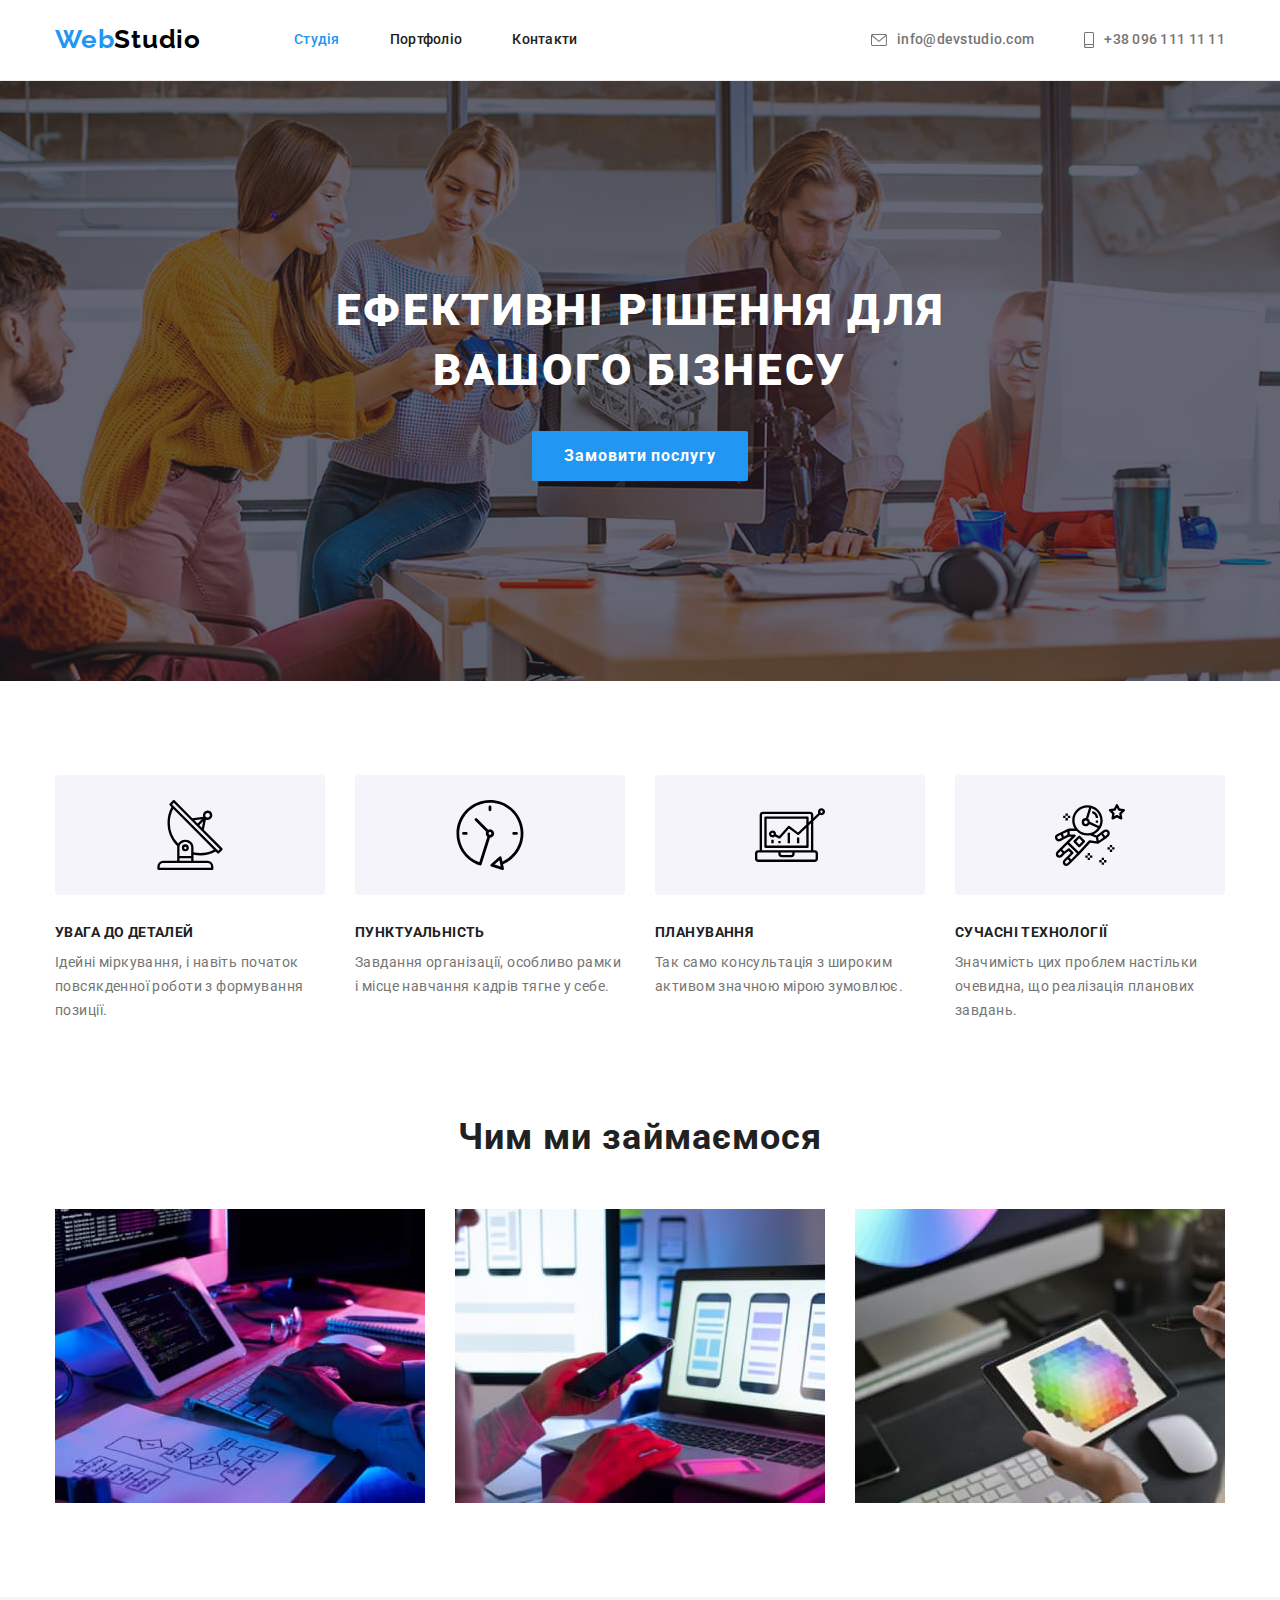
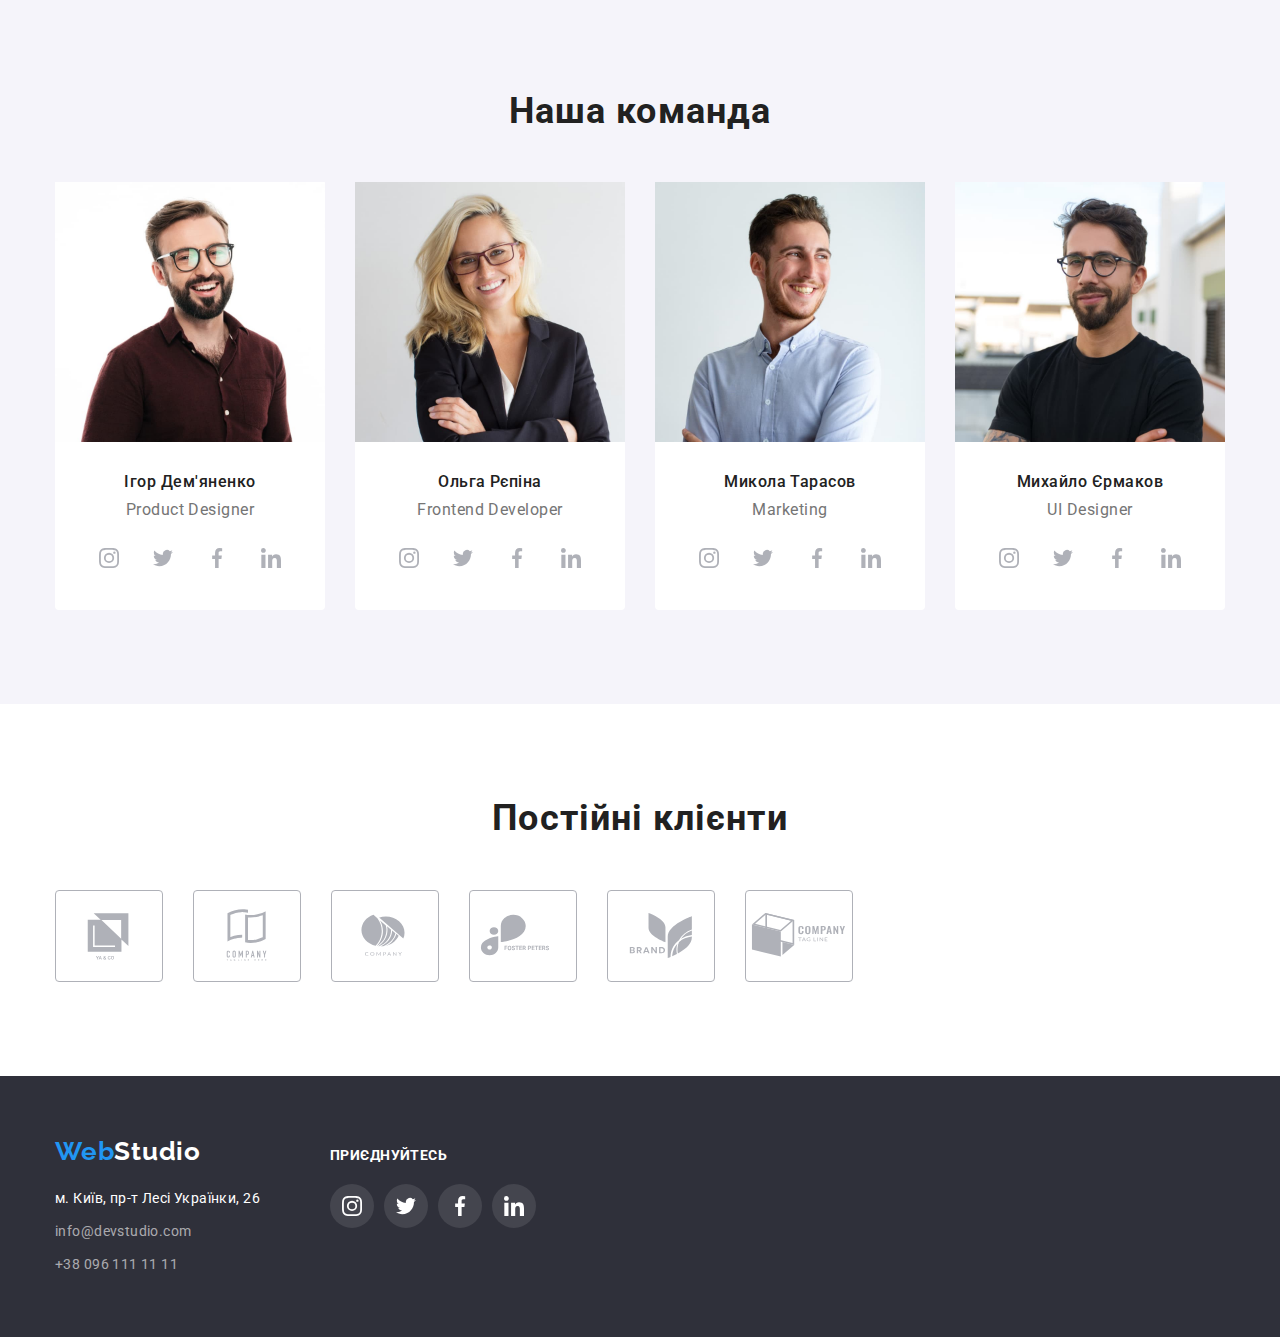
<file: index.html>
<!DOCTYPE html>
<html lang="uk">
<head>
    <meta charset="UTF-8">
    <meta http-equiv="X-UA-Compatible" content="IE=edge">
    <meta name="viewport" content="width=device-width, initial-scale=1.0">
    <title>Document</title>
    <link rel="stylesheet" href="https://cdnjs.cloudflare.com/ajax/libs/modern-normalize/1.1.0/modern-normalize.min.css">
    <link rel="stylesheet" href="./css/styles.css">
    <link 
        href="https://fonts.googleapis.com/css2?family=Raleway:wght@700&family=Roboto:wght@400;500;700;900&display=swap"
        rel="stylesheet"
    />
    
</head>
<body class="page">
    <!-- Header -->
    <header class="header">
        <div class="container header-box">
            <nav class="nav-header">
                <a href="./index.html" class="logo">Web<span class="logo-header">Studio</span></a>
                <ul class="site-nav">
                    <li><a href="/" class="site-nav-link current">Студія</a></li>
                    <li><a href="portfolio.html" class="site-nav-link">Портфоліо</a></li>
                    <li><a href="#footer" class="site-nav-link">Контакти</a></li>
                </ul>
            </nav>
            <ul class="auth-nav">
                <li><a href="mailto:info@devstudio.com" class="auth-nav-link">
                    <svg class="address-icon" width="16" height="12">
                        <use href="./images/icons.svg#icon-mail"></use>
                    </svg>
                    info@devstudio.com</a></li>
                <li><a href="tel:+380961111111" class="auth-nav-link">
                        <svg class="address-icon" width="10" height="16">
                            <use href="./images/icons.svg#icon-smartphone"></use>
                        </svg>
                    +38 096 111 11 11</a></li>
            </ul>
        </div>
    </header>
    <!-- Main -->
    <main>
        <!-- Hero -->
        <section class="hero">
            <div class="container">
                <h1 class="hero-title">ЕФЕКТИВНІ РІШЕННЯ ДЛЯ <br />ВАШОГО БІЗНЕСУ</h1>
                <button type="button" class="button">Замовити послугу</button>
            </div>
        </section>
        <!-- Advantage -->
        <section class="section">
            <div class="container">
                <h2 class="section-title visually-hidden">Наші переваги</h2>
                <ul class="features-list">
                    <li class="features-item">
                        <div class="features-image">
                            <svg class="features-icon" width="70" height="70">
                                <use href="./images/icons.svg#icon-antenna"></use>
                            </svg>
                        </div>
                        <h3 class="features">УВАГА ДО ДЕТАЛЕЙ</h3>
                        <p class="description-features">Ідейні міркування, і навіть початок повсякденної роботи з формування позиції.
                        </p>
                    </li>
                    <li class="features-item">
                        <div class="features-image">
                            <svg class="features-icon" width="70" height="70">
                                <use href="./images/icons.svg#icon-clock"></use>
                            </svg>
                        </div>
                        <h3 class="features">ПУНКТУАЛЬНІСТЬ</h3>
                        <p class="description-features">Завдання організації, особливо рамки і місце навчання кадрів тягне у себе.</p>
                    </li>
                    <li class="features-item">
                        <div class="features-image">
                            <svg class="features-icon" width="70" height="70">
                                <use href="./images/icons.svg#icon-diagram"></use>
                            </svg>
                        </div>
                        <h3 class="features">ПЛАНУВАННЯ</h3>
                        <p class="description-features">Так само консультація з широким активом значною мірою зумовлює.</p>
                    </li>
                    <li class="features-item">
                        <div class="features-image">
                            <svg class="features-icon" width="70" height="70">
                                <use href="./images/icons.svg#icon-astronaut"></use>
                            </svg>
                        </div>
                        <h3 class="features">СУЧАСНІ ТЕХНОЛОГІЇ</h3>
                        <p class="description-features">Значимість цих проблем настільки очевидна, що реалізація планових завдань.</p>
                    </li>
                </ul>
            </div>           
        </section>
        <!-- What we do -->
        <section class="section work-type">
            <div class="container">
                <h2 class="section-title">Чим ми займаємося</h2>
                <ul class="work-type-list">
                    <li class="work-type-photo"><img src="./images/box_1.jpg" alt="Програмування сайтів" width="370"></li>
                    <li class="work-type-photo"><img src="./images/box_2.jpg" alt="Дизайн мобільних додатків" width="370"></li>
                    <li class="work-type-photo"><img src="./images/box_3.jpg" alt="Підбір кольорової палітри" width="370"></li>
                </ul>
            </div>
        </section>
        <!-- Our Team -->
        <section class="section section-team">
            <div class="container">
                <h2 class="section-title">Наша команда</h2>
                 <ul class="team-units-list">
                     <li class="team">
                     <img src="./images/ihor.jpg" alt="Ігор Дем'яненко" width="270" class="photo">
                     <div class="team-text">
                         <h3 class="name">Ігор Дем'яненко</h3>
                         <p lang="en" class="team-position">Product Designer</p>
                        <ul class="team-social-list">
                            <li class="team-social-item">
                                <a href="#" class="team-social-link">
                                    <svg class="team-social-icon" width="20" height="20">
                                        <use href="./images/icons.svg#icon-instagram"></use>
                                    </svg>
                                </a>
                            </li>
                            <li class="team-social-item">
                                <a href="#" class="team-social-link">
                                    <svg class="team-social-icon" width="20" height="20">
                                        <use href="./images/icons.svg#icon-twitter"></use>
                                    </svg>
                                </a>
                            </li>
                            </li>
                            <li class="team-social-item">
                                <a href="#" class="team-social-link">
                                    <svg class="team-social-icon" width="20" height="20">
                                        <use href="./images/icons.svg#icon-facebook"></use>
                                    </svg>
                                </a>
                            </li>
                            <li class="team-social-item">
                                <a href="#" class="team-social-link">
                                    <svg class="team-social-icon" width="20" height="20">
                                        <use href="./images/icons.svg#icon-linkedin"></use>
                                    </svg>
                                </a>
                            </li>
                            </ul>
                     </div>
                    </li>
                    <li class="team">
                     <img src="./images/olga.jpg" alt="Ольга Рєпіна" width="270" class="photo"> 
                     <div class="team-text">
                         <h3 class="name">Ольга Рєпіна</h3> 
                         <p lang="en" class="team-position">Frontend Developer</p>
                         <ul class="team-social-list">
                            <li class="team-social-item">
                                <a href="#" class="team-social-link">
                                    <svg class="team-social-icon" width="20" height="20">
                                        <use href="./images/icons.svg#icon-instagram"></use>
                                    </svg>
                                </a>
                            </li>
                            <li class="team-social-item">
                                <a href="#" class="team-social-link">
                                    <svg class="team-social-icon" width="20" height="20">
                                        <use href="./images/icons.svg#icon-twitter"></use>
                                    </svg>
                                </a>
                            </li>
                            </li>
                            <li class="team-social-item">
                                <a href="#" class="team-social-link">
                                    <svg class="team-social-icon" width="20" height="20">
                                        <use href="./images/icons.svg#icon-facebook"></use>
                                    </svg>
                                </a>
                            </li>
                            <li class="team-social-item">
                                <a href="#" class="team-social-link">
                                    <svg class="team-social-icon" width="20" height="20">
                                        <use href="./images/icons.svg#icon-linkedin"></use>
                                    </svg>
                                </a>
                            </li>
                         </ul>
                     </div>
                    </li>
                    <li class="team">
                     <img src="./images/mykola.jpg" alt="Микола Тарасов" width="270" class="photo">
                     <div class="team-text">
                         <h3 class="name">Микола Тарасов</h3>
                         <p lang="en" class="team-position">Marketing</p>
                         <ul class="team-social-list">
                            <li class="team-social-item">
                                <a href="#" class="team-social-link">
                                    <svg class="team-social-icon" width="20" height="20">
                                        <use href="./images/icons.svg#icon-instagram"></use>
                                    </svg>
                                </a>
                            </li>
                            <li class="team-social-item">
                                <a href="#" class="team-social-link">
                                    <svg class="team-social-icon" width="20" height="20">
                                        <use href="./images/icons.svg#icon-twitter"></use>
                                    </svg>
                                </a>
                            </li>
                            </li>
                            <li class="team-social-item">
                                <a href="#" class="team-social-link">
                                    <svg class="team-social-icon" width="20" height="20">
                                        <use href="./images/icons.svg#icon-facebook"></use>
                                    </svg>
                                </a>
                            </li>
                            <li class="team-social-item">
                                <a href="#" class="team-social-link">
                                    <svg class="team-social-icon" width="20" height="20">
                                        <use href="./images/icons.svg#icon-linkedin"></use>
                                    </svg>
                                </a>
                            </li>
                         </ul>
                     </div>
                    </li>
                    <li class="team">
                     <img src="./images/mykhailo.jpg" alt="Михайло Єрмаков" width="270" class="photo">
                     <div class="team-text">
                         <h3 class="name">Михайло Єрмаков</h3>
                         <p lang="en" class="team-position">UI Designer</p>
                         <ul class="team-social-list">
                            <li class="team-social-item">
                                <a href="#" class="team-social-link">
                                    <svg class="team-social-icon" width="20" height="20">
                                        <use href="./images/icons.svg#icon-instagram"></use>
                                    </svg>
                                </a>
                            </li>
                            <li class="team-social-item">
                                <a href="#" class="team-social-link">
                                    <svg class="team-social-icon" width="20" height="20">
                                        <use href="./images/icons.svg#icon-twitter"></use>
                                    </svg>
                                </a>
                            </li>
                            </li>
                            <li class="team-social-item">
                                <a href="#" class="team-social-link">
                                    <svg class="team-social-icon" width="20" height="20">
                                        <use href="./images/icons.svg#icon-facebook"></use>
                                    </svg>
                                </a>
                            </li>
                            <li class="team-social-item">
                                <a href="#" class="team-social-link">
                                    <svg class="team-social-icon" width="20" height="20">
                                        <use href="./images/icons.svg#icon-linkedin"></use>
                                    </svg>
                                </a>
                            </li>
                         </ul>
                     </div>
                    </li>
                 </ul>
            </div>
        </section>
        <!-- Clients -->
        <section class="section">
            <div class="container">
                <h2 class="section-title">Постійні клієнти</h2>
                <ul class="clients-list">
                    <li class="clients-logo">
                        <a href="" class="clients-link">
                            <svg class="clients-icon" width="106" height="60">
                                <use href="./images/icons.svg#icon-logo-1"></use>
                            </svg>
                        </a>
                    </li>
                    <li class="clients-logo">
                        <a href="" class="clients-link">
                            <svg class="clients-icon" width="106" height="60">
                                <use href="./images/icons.svg#icon-logo-2"></use>
                            </svg>
                        </a>
                    </li>
                    <li class="clients-logo">
                        <a href="" class="clients-link">
                            <svg class="clients-icon" width="106" height="60">
                                <use href="./images/icons.svg#icon-logo-3"></use>
                            </svg>
                        </a>
                    </li>
                    <li class="clients-logo">
                        <a href="" class="clients-link">
                            <svg class="clients-icon" width="106" height="60">
                                <use href="./images/icons.svg#icon-logo-4"></use>
                            </svg>
                        </a>
                    </li>
                    <li class="clients-logo">
                        <a href="" class="clients-link">
                            <svg class="clients-icon" width="106" height="60">
                                <use href="./images/icons.svg#icon-logo-5"></use>
                            </svg>
                        </a>
                    </li>
                    <li class="clients-logo">
                        <a href="" class="clients-link">
                            <svg class="clients-icon" width="106" height="60">
                                <use href="./images/icons.svg#icon-logo-6"></use>
                            </svg>
                        </a>
                    </li>
                </ul>
            </div>
        </section>
    </main>
    <!-- Footer -->
    <footer class="footer">
        <div class="container footer-container">
            <div>
            <a href="/" class="logo foot">Web<span class="logo-footer">Studio</span></a>
                <address>
                    <ul class="foot-link">
                        <li class="foot-link-item"><a href="https://goo.gl/maps/smTfKD6mUD5czjNc8" class="foot-link-address">м. Київ, пр-т Лесі Українки, 26</a></li>
                        <li class="foot-link-item"><a href="mailto:info@devstudio.com" class="foot-link-contacts">info@devstudio.com</a></li>
                        <li class="foot-link-item"><a href="tel:+380961111111" class="foot-link-contacts">+38 096 111 11 11</a></li>
                        </ul>
                </address>
            </div>
            <div class="subscription">
                <h2 class="subscription-tittle">Приєднуйтесь</h2>
                <ul class="subscription-list">
                    <li class="subscription-item">
                        <a href="#" class="subscription-link">
                            <svg class="subscription-icon" width="20" height="20">
                                <use href="./images/icons.svg#icon-instagram"></use>
                            </svg>
                        </a>
                    </li>
                    <li class="subscription-item">
                        <a href="#" class="subscription-link">
                            <svg class="subscription-icon" width="20" height="20">
                                <use href="./images/icons.svg#icon-twitter"></use>
                            </svg>
                        </a>
                    </li>
                    <li class="subscription-item">
                        <a href="#" class="subscription-link">
                            <svg class="subscription-icon" width="20" height="20">
                                <use href="./images/icons.svg#icon-facebook"></use>
                            </svg>
                        </a>
                    </li>
                    <li class="subscription-item">
                        <a href="#" class="subscription-link">
                            <svg class="subscription-icon" width="20" height="20">
                                <use href="./images/icons.svg#icon-linkedin"></use>
                            </svg>
                        </a>
                    </li>
                </ul>
            </div>
        </div>
    </footer>
</body>
</html>
</file>
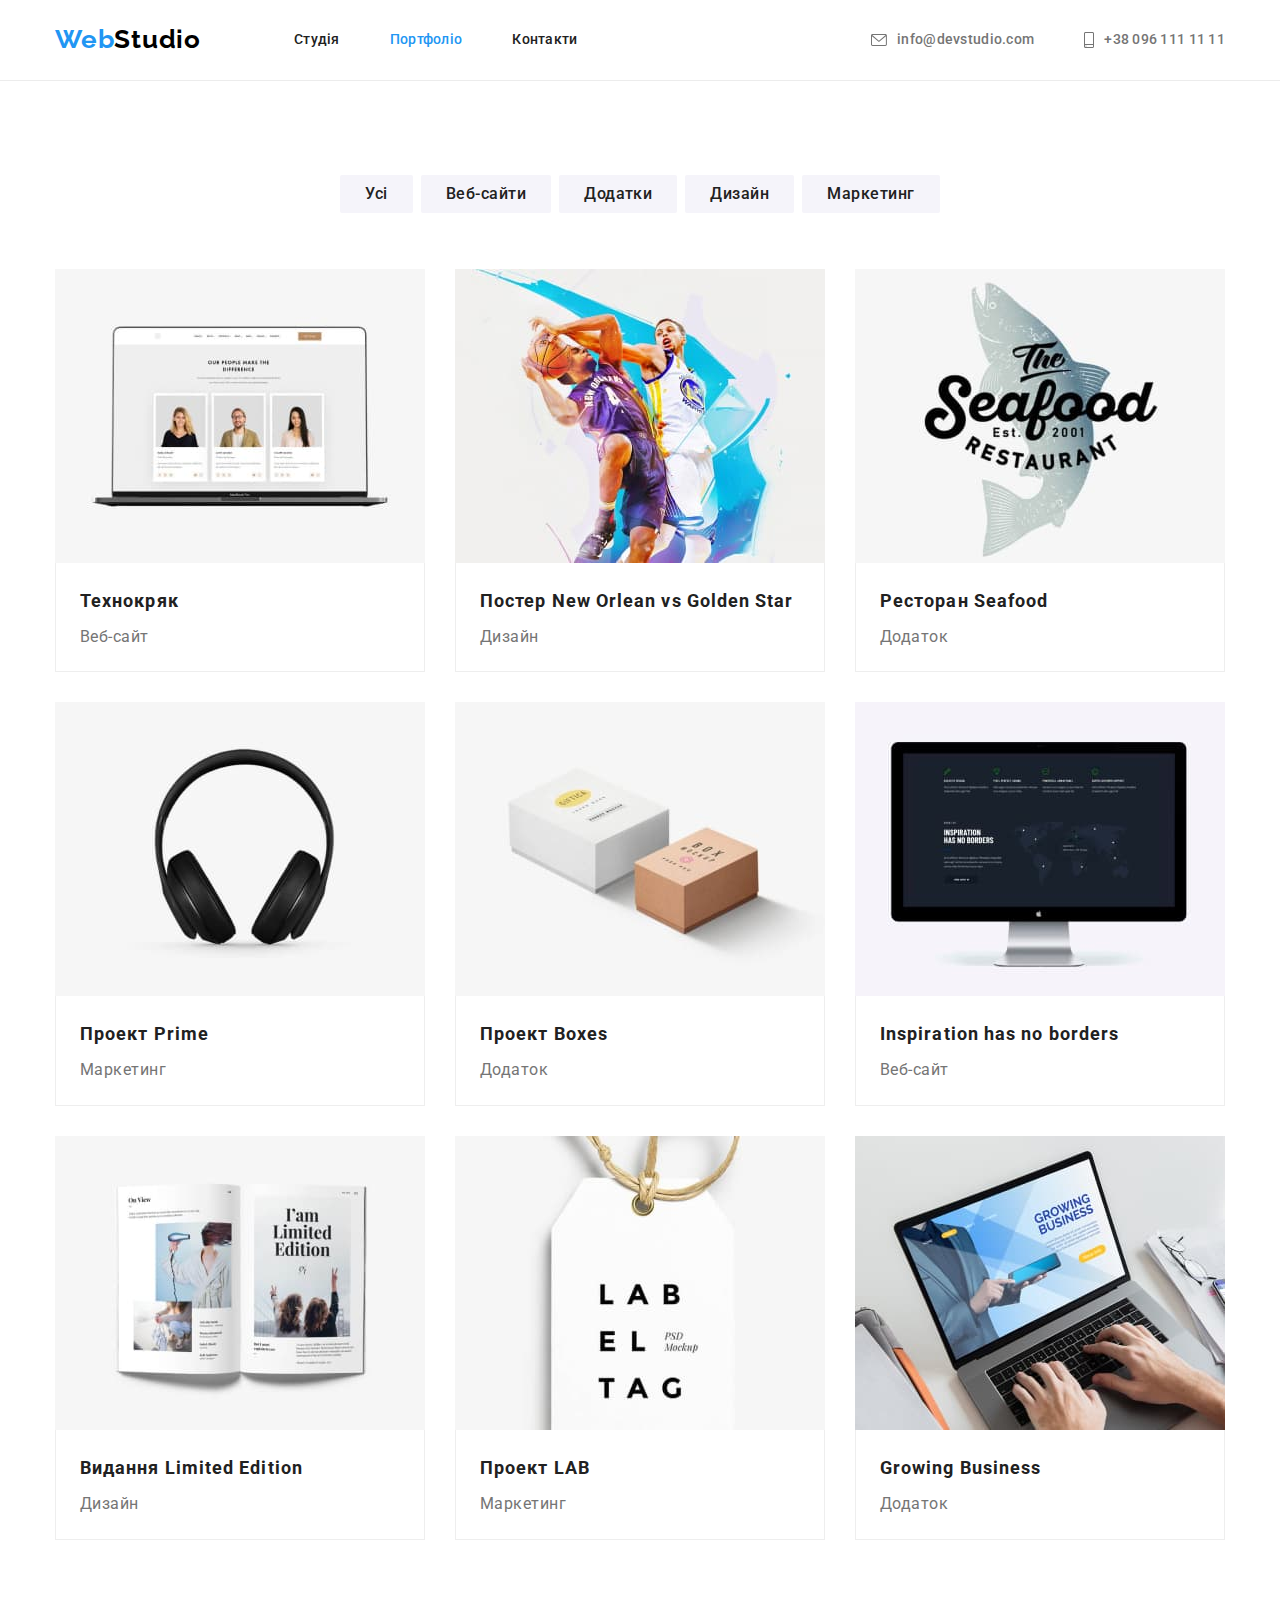
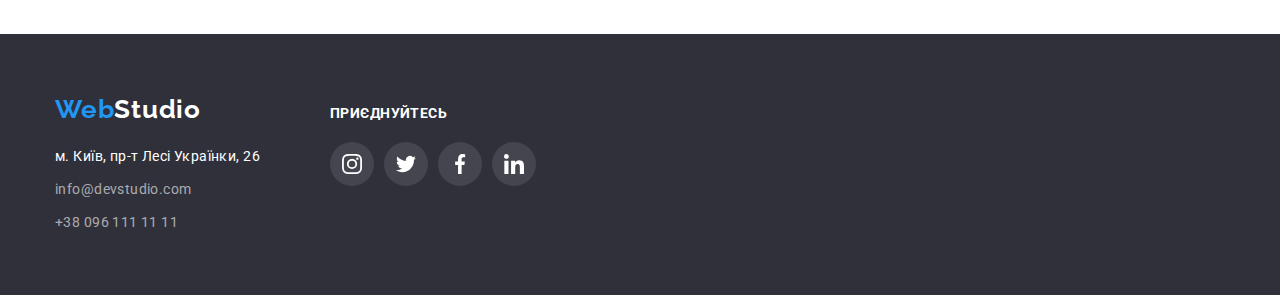
<file: portfolio.html>
<html lang="uk">
<head>
    <meta charset="UTF-8">
    <meta http-equiv="X-UA-Compatible" content="IE=edge">
    <meta name="viewport" content="width=device-width, initial-scale=1.0">
    <title>Document</title>
    <link rel="preconnect" href="https://fonts.googleapis.com">
    <link rel="preconnect" href="https://fonts.gstatic.com" crossorigin>
    <link href="https://fonts.googleapis.com/css2?family=Raleway:wght@700&family=Roboto:wght@400;500;700;900&display=swap"
        rel="stylesheet">
    <link rel="stylesheet" href="https://cdnjs.cloudflare.com/ajax/libs/modern-normalize/1.1.0/modern-normalize.min.css">
    <link rel="stylesheet" href="./css/styles.css">
</head>
<body class="page">
    <!-- Header -->
    <header class="header">
        <div class="container header-box">
            <nav class="nav-header">
                <a href="./index.html" class="logo">Web<span class="logo-header">Studio</span></a>
                <ul class="site-nav">
                    <li><a href="/" class="site-nav-link">Студія</a></li>
                    <li><a href="portfolio.html" class="site-nav-link current">Портфоліо</a></li>
                    <li><a href="#footer" class="site-nav-link">Контакти</a></li>
                </ul>
            </nav>
            <ul class="auth-nav">
                <li><a href="mailto:info@devstudio.com" class="auth-nav-link">
                        <svg class="address-icon" width="16" height="12">
                            <use href="./images/icons.svg#icon-mail"></use>
                        </svg>
                        info@devstudio.com</a></li>
                <li><a href="tel:+380961111111" class="auth-nav-link">
                        <svg class="address-icon" width="10" height="16">
                            <use href="./images/icons.svg#icon-smartphone"></use>
                        </svg>
                        +38 096 111 11 11</a></li>
            </ul>
        </div>
    </header>
    <!-- Main -->
    <main>
        <section class="section">
            <h1 class="section-title visually-hidden">Наші проект</h1>
            <div class="container">
                <ul class="filter">
                    <li class="filter-item"><button type="button" class="button-filter">Усі</button></li>
                    <li class="filter-item"><button type="button" class="button-filter">Веб-сайти</button></li>
                    <li class="filter-item"><button type="button" class="button-filter">Додатки</button></li>
                    <li class="filter-item"><button type="button" class="button-filter">Дизайн</button></li>
                    <li class="filter-item"><button type="button" class="button-filter">Маркетинг</button></li>
                </ul>
                <!-- Work list -->
                <ul class="project-list">
                    <li class="project-list-item">
                        <a href="#" class="project-link">
                           <img src="./images/techno.jpg" alt="Вебсайт Технокряк" width="370" class="project-photo">
                           <div class="project-text">
                               <h2 class="project-title">Технокряк</h2>
                               <p class="project-description">Веб-сайт</p>
                            </div>
                        </a>
                    </li>
                    <li class="project-list-item">
                        <a href="#" class="project-link">
                            <img src="./images/basket.jpg" alt="New Orlean vs Golden Star" width="370" class="project-photo">
                            <div class="project-text">
                                <h2 class="project-title">Постер New Orlean vs Golden Star</h2>
                                <p class="project-description">Дизайн</p>
                        </div>
                        </a>
                    </li>
                    <li class="project-list-item">
                        <a href="#" class="project-link">
                            <img src="./images/seafood.jpg" alt="Ресторан Seafood" width="370" class="project-photo">
                            <div class="project-text">
                                <h2 class="project-title">Ресторан Seafood</h2>
                                <p class="project-description">Додаток</p>
                            </div>
                        </a>
                    </li>
                    <li class="project-list-item">
                        <a href="#" class="project-link">
                            <img src="./images/prime.jpg" alt="Навушники Prime" width="370" class="project-photo">
                            <div class="project-text">
                                <h2 class="project-title">Проект Prime</h2>
                                <p class="project-description">Маркетинг</p>
                            </div>
                        </a>
                    </li>
                    <li class="project-list-item">
                        <a href="#" class="project-link">
                            <img src="./images/boxed.jpg" alt="Коробки Boxes" width="370" class="project-photo">
                            <div class="project-text">
                                <h2 class="project-title">Проект Boxes</h2>
                                <p class="project-description">Додаток</p>
                            </div>
                        </a>
                    </li>
                    <li class="project-list-item">
                        <a href="#" class="project-link">
                            <img src="./images/inspiration.jpg" alt="Головна сторінка веб-сайту" width="370" class="project-photo">
                            <div class="project-text">
                                <h2 class="project-title">Inspiration has no borders</h2>
                                <p class="project-description">Веб-сайт</p>
                            </div>
                        </a>
                    </li>
                    <li class="project-list-item">
                        <a href="#" class="project-link">
                            <img src="./images/limited.jpg" alt="Сторінки видання" width="370" class="project-photo">
                            <div class="project-text">
                                <h2 class="project-title">Видання Limited Edition</h2>
                                <p class="project-description">Дизайн</p>
                            </div>
                        </a>
                    </li>
                    <li class="project-list-item">
                        <a href="#" class="project-link">
                            <img src="./images/lab.jpg" alt="Логотип проекту" width="370" class="project-photo">
                            <div class="project-text">
                                <h2 class="project-title">Проект LAB</h2>
                                <p class="project-description">Маркетинг</p>
                            </div>
                        </a>
                    </li>
                    <li class="project-list-item">
                        <a href="#" class="project-link">
                            <img src="./images/growing.jpg" alt="Титульна сторінка веб-сайту" width="370" class="project-photo">
                            <div class="project-text">
                                <h2 class="project-title">Growing Business</h2>
                                <p class="project-description">Додаток</p>
                            </div>
                        </a>
                    </li>
                </ul>
            </div>
        </section>
    </main>
    <!-- Footer -->
    <footer class="footer">
        <div class="container footer-container">
            <div>
                <a href="/" class="logo foot">Web<span class="logo-footer">Studio</span></a>
                <address>
                    <ul class="foot-link">
                        <li class="foot-link-item"><a href="https://goo.gl/maps/smTfKD6mUD5czjNc8"
                                class="foot-link-address">м. Київ, пр-т Лесі Українки, 26</a></li>
                        <li class="foot-link-item"><a href="mailto:info@devstudio.com"
                                class="foot-link-contacts">info@devstudio.com</a></li>
                        <li class="foot-link-item"><a href="tel:+380961111111" class="foot-link-contacts">+38 096 111 11
                                11</a></li>
                    </ul>
                </address>
            </div>
            <div class="subscription">
                <h2 class="subscription-tittle">Приєднуйтесь</h2>
                <ul class="subscription-list">
                    <li class="subscription-item">
                        <a href="#" class="subscription-link">
                            <svg class="subscription-icon" width="20" height="20">
                                <use href="./images/icons.svg#icon-instagram"></use>
                            </svg>
                        </a>
                    </li>
                    <li class="subscription-item">
                        <a href="#" class="subscription-link">
                            <svg class="subscription-icon" width="20" height="20">
                                <use href="./images/icons.svg#icon-twitter"></use>
                            </svg>
                        </a>
                    </li>
                    <li class="subscription-item">
                        <a href="#" class="subscription-link">
                            <svg class="subscription-icon" width="20" height="20">
                                <use href="./images/icons.svg#icon-facebook"></use>
                            </svg>
                        </a>
                    </li>
                    <li class="subscription-item">
                        <a href="#" class="subscription-link">
                            <svg class="subscription-icon" width="20" height="20">
                                <use href="./images/icons.svg#icon-linkedin"></use>
                            </svg>
                        </a>
                    </li>
                </ul>
            </div>
        </div>
    </footer>
</body>
</html>
</file>
<file: css/styles.css>
:root{
    --color-primary: #757575;
    --color-brand: #2196F3;
    --color-black:#000000;
    --color-inverted:#212121;
    --color-background-primary: #ffffff;
    --color-background-secondary: #2F303A; 
    --color-background-accent: #F5F4FA;
    --color-border-header: #ECECEC;
    --color-fill-icons: #AFB1B8;
}

h1, h2, h3, h4, h5, p{
    margin: 0;
}

.page {
    color: var(--color-primary);
    background-color: var(--color-background-primary) ;
    font-family: Roboto;
}

.container{
    width: 1200px;
    margin: 0 auto;
    padding: 0 15px;
}

.section{
    padding: 94px 0;
}

img{
    display: block;
    max-width: 100%;
    height: auto;
}

    /* Header */
/* Logo */

.header{
    border-bottom: 1px solid var(--color-border-header);
}

.header-box{
    display: flex;
    justify-content: space-between;
}

.nav-header{
    display: flex;
    gap: 93px;
}

.logo{
    font-family: Raleway;
    font-weight: 700;
    font-size: 26px;
    line-height: 1.2;
    letter-spacing: 0.03em;
    text-decoration: none;
    color:var(--color-brand);
    padding: 24px 0;
    display: flex;
}
.logo:hover,
.logo:focus{
    color:var(--color-brand);
}
.logo-header{
    color: var(--color-black);
}


/* site-nav */
.site-nav{
    list-style: none;
    display: flex;
    padding: 0;
    margin: 0;
    gap: 50px;
} 
.site-nav-link {
    color: var(--color-inverted);
    font-weight: 500;
    font-size: 14px;
    line-height: 1.14;
    letter-spacing: 0.02em;
    text-decoration: none;
    padding: 32px 0;
    display: flex;
    }
.site-nav-link:hover,
.site-nav-link:focus {
    color: var(--color-brand);
}
.site-nav-link.current{
    color: var(--color-brand)
}

/* Auth-nav */
.auth-nav{
    list-style: none;
    display: flex;
    padding: 0;
    margin: 0;
    gap: 50px;
}
.auth-nav-link{
    color: var(--color-primary);
    font-weight: 500;
    font-size: 14px;
    line-height: 1.14;
    letter-spacing: 0.02em;
    text-decoration: none;
    padding: 32px 0;
    display: flex;
    align-items: center;
}
.auth-nav-link:hover,
.auth-nav-link:focus{
    color: var(--color-brand);
}

.address-icon {
    margin-right: 10px;
    fill: var(--color-primary);
}

.auth-nav-link:hover .address-icon,
.auth-nav-link:focus .address-icon {
    fill: var(--color-brand);
}



/* Main */
/* Hero */
.hero{
    padding: 200px 0;
    max-width: 1600px;
    background-image: linear-gradient(rgba(47, 48, 58, 0.4), rgba(47, 48, 58, 0.4)), url(../images/main-photo.png);
    background-repeat: no-repeat;
    background-position: center;
    background-size: cover;
    margin: 0 auto;
}
.hero-title{
    color: var(--color-background-primary);
    font-weight: 900;
    font-size: 44px;
    line-height: 1.36;
    letter-spacing: 0.06em;
    text-transform: uppercase;
    text-align: center;
    margin-bottom: 30px;
}
.button{
    display: block;
    margin: 0 auto;
    border: none;
    padding: 10px 32px;
    border-radius: 2px;

    color: var(--color-background-primary);
    background-color: var(--color-brand);
    cursor: pointer;
    
    font-weight: 700;
    font-size: 16px;
    line-height: 1.9;
    letter-spacing: 0.06em;
}

/* Main Other */
.section-title{
    color: var(--color-inverted);
    font-weight: 700;
    font-size: 36px;
    line-height: 1.16;
    letter-spacing: 0.03em;
    margin-bottom: 50px;
    text-align: center;
}

.visually-hidden{
    position: absolute;
    white-space: nowrap;
    width: 1px;
    height: 1px;
    overflow: hidden;
    border: 0;
    padding: 0;
    clip: rect(0 0 0 0);
    clip-path: inset(50%);
    margin: -1px;
}

.features-list{
    list-style: none;
    display: flex;
    gap: 30px;
    margin: 0;
    padding: 0;
}

.features-item {
    width: 270px;
}



.features{
    color: var(--color-inverted);
    font-weight: 700;
    font-size: 14px;
    line-height: 1.14;
    text-transform: uppercase;
    letter-spacing: 0.03em;
    margin-bottom: 10px;
}
.description-features{
    color: var(--color-primary);
    font-size: 14px;
    line-height: 1.71;
    letter-spacing: 0.03em;
}

.features-image {
    display: flex;
    width: 270px;
    height: 120px;
    border-radius: 4px;
    background-color: var(--color-background-accent);
    align-items: center;
    justify-content: center;
    margin-bottom: 30px;
}
/* Work */

.work-type{
    padding-top: 0;
}

.work-type-list{
    list-style: none;
    display: flex;
    gap: 30px;
    padding: 0;
    margin: 0;
}

.work-type-photo{
    display: flex;
    flex-basis: calc((100%-60px) / 3);
    padding: 0;
    margin: 0;
}
/*Team units*/

.section-team {
    background-color: var(--color-background-accent);
}

.team-units-list{
    list-style: none;
    display: flex;
    gap: 30px;
    text-align: center;
    margin: 0;
    padding: 0;
}

.team{
    background-color: var(--color-background-primary);
    flex-basis: calc((100%-90px) / 4);
    border-radius: 0 0 4px 4px;
}

.team-text{
    padding: 30px 0;
}


.name{
    color: var(--color-inverted);
    font-weight: 500;
    font-size: 16px;
    line-height: 1.19;
    letter-spacing: 0.03em;
    margin-bottom: 10px;
}

.team-position{
    color: var(--color-primary);
    font-size: 16px;
    line-height: 1.17;    
    letter-spacing: 0.03em;
    text-align: center;
}

.team-social-list {
    display: flex;
    justify-content: center;
    list-style: none;
    margin-top: 16px;
    padding-left: 0;
    gap: 10px;
}

.team-social-item{
    width: 44px;
    height: 44px;
}

.team-social-link {
    width: 100%;
    height: 100%;
    display: flex;
    align-items: center;
    justify-content: center;
    border-radius: 50%;
    background-color: var(--color-background-primary);
}

.team-social-link:hover,
.team-social-link:focus {
    background-color: var(--color-brand);
}

.team-social-icon {
    fill: var(--color-fill-icons);
}

.team-social-link:hover .team-social-icon,
.team-social-link:focus .team-social-icon {
    fill: var(--color-background-primary);
}

.team-social-item:not(:last-child) {
    background-color: var(--color-background-primary);
}

/* Clients */

.clients-list{
    margin: 0;
    display: flex;
    align-items: center;
    list-style: none;
    padding-left: 0;
    gap: 30px;
    
}

.clients-logo{
    height: 92px;
    width: calc((100%-150px) / 6);
}

.clients-link {
    display: flex;
    width: 100%;
    height: 100%;
    align-items: center;
    justify-content: center;
    border: 1px solid var(--color-fill-icons);
    border-radius: 4px;
    box-sizing: border-box;
}

.clients-icon {
    fill: var(--color-fill-icons);
}

.clients-link:hover,
.clients-link:focus {
    background-color: var(--color-background-primary);
    border-color: var(--color-brand);
}

.clients-link:hover .clients-icon,
.clients-link:focus .clients-icon {
    fill: var(--color-brand);
}



/* Footer */

.foot{
    padding: 0;
    margin-bottom: 20px;
}

.logo-footer {
    color: var(--color-background-primary);
}


.footer{
    background-color: var(--color-background-secondary);
    padding: 60px 0;
}

.footer-container{
    display: flex;
    align-items: baseline;
}

.foot-link{
    list-style: none;
    margin: 0;
    padding: 0;
}

.foot-link-item:not(:last-child) {
    margin-bottom: 9px;
}

.foot-link-address{
    color: var(--color-background-primary);
    font-size: 14px;
    line-height: 1.71;
    letter-spacing: 0.03em;
    text-decoration: none;
    font-style: normal;
    padding: 0;
}
.foot-link-address:hover,
.foot-link-address:focus {
    color: var(--color-brand);
}
.foot-link-contacts{
    color: rgba(255, 255, 255, 0.6);
    font-size: 14px;
    line-height: 1.71;
    letter-spacing: 0.03em;
    text-decoration: none;
    font-style: normal;
}

.foot-link-contacts:hover,
.foot-link-contacts:focus {
    color: var(--color-brand);
}

/* Subscription */

.subscription-tittle {
    margin-bottom: 20px;
    font-weight: 700;
    font-size: 14px;
    line-height: 1.14;
    letter-spacing: 0.03em;
    text-transform: uppercase;
    color: var(--color-background-primary);
}

.subscription-list {
    display: flex;
    list-style: none;
    padding-left: 0;
    gap: 10px;
    margin: 0;
}

.subscription {
    margin-left: 70px;
}

.subscription-item{
    width: 44px;
    height: 44px;
}

.subscription-link {
    display: flex;
    align-items: center;
    justify-content: center;
    width: 100%;
    height: 100%;
    border-radius: 50%;
    background: rgba(255, 255, 255, 0.1);
}

.subscription-icon {
    fill: var(--color-background-primary);
}

.subscription-link:hover,
.subscription-link:focus {
    background-color: var(--color-brand);
}




/* Portfolio */

.filter{
    list-style: none;
    display: flex;
    justify-content: center;
    gap: 8px;
    border-radius: 4px;
    padding: 0;
    margin: 0;
    margin-bottom: 56px;
    
}

.filter-item{
    display: flex;
}


.button-filter{
    color: var(--color-inverted);
    background-color: var(--color-background-accent);
    font-weight: 500;
    font-size: 16px;
    line-height: 1.6;
    letter-spacing: 0.03em;
    border: none;
    cursor: pointer;
    border-radius: 2px;
    padding: 6px 25px;
}

.button-filter:hover,
.button-filter:focus{
    background-color: var(--color-brand);
    color: var(--color-background-primary);
    box-shadow: 0px 3px 1px rgba(0, 0, 0, 0.1), 0px 1px 2px rgba(0, 0, 0, 0.08), 0px 2px 2px rgba(0, 0, 0, 0.12);
}

.project-list{
    list-style: none;
    display: flex;
    flex-wrap: wrap;
    gap: 30px;
    padding: 0;
    margin: 0;
}

.project-list-item{
    flex-basis: calc((100%-60px) / 3);
    max-width: 370px;
}

.project-link {
    display: block;
    text-decoration: none;
}

.project-link:hover,
.project-link:focus {
    box-shadow: 0px 1px 1px rgba(0, 0, 0, 0.12), 0px 4px 4px rgba(0, 0, 0, 0.06), 1px 4px 6px rgba(0, 0, 0, 0.16);
}
.project-text{
    padding: 20px 24px;
    border-left: 1px solid #EEEEEE;
    border-right: 1px solid #EEEEEE;
    border-bottom: 1px solid #EEEEEE;
}

.project-title{
    color: var(--color-inverted);
    font-weight: 700;
    font-size: 18px;
    line-height: 2;
    letter-spacing: 0.06em;
    margin-bottom: 4px;
}

.project-description{
    color: var(--color-primary);
    font-size: 16px;
    line-height: 1.8;
    letter-spacing: 0.03em;
}



/* колір основного тексту #757575 /*
/* чорний #212121, Студія #000000/*
/* білий background: #FFFFFF /*
/* синій background: #2196F3 /*
/* фон мейн #2F303A /*
/* фон боди #F5F5F5 /*
/* фон команди #F5F4FA /*
/* footer #2F303A /*
</file>
